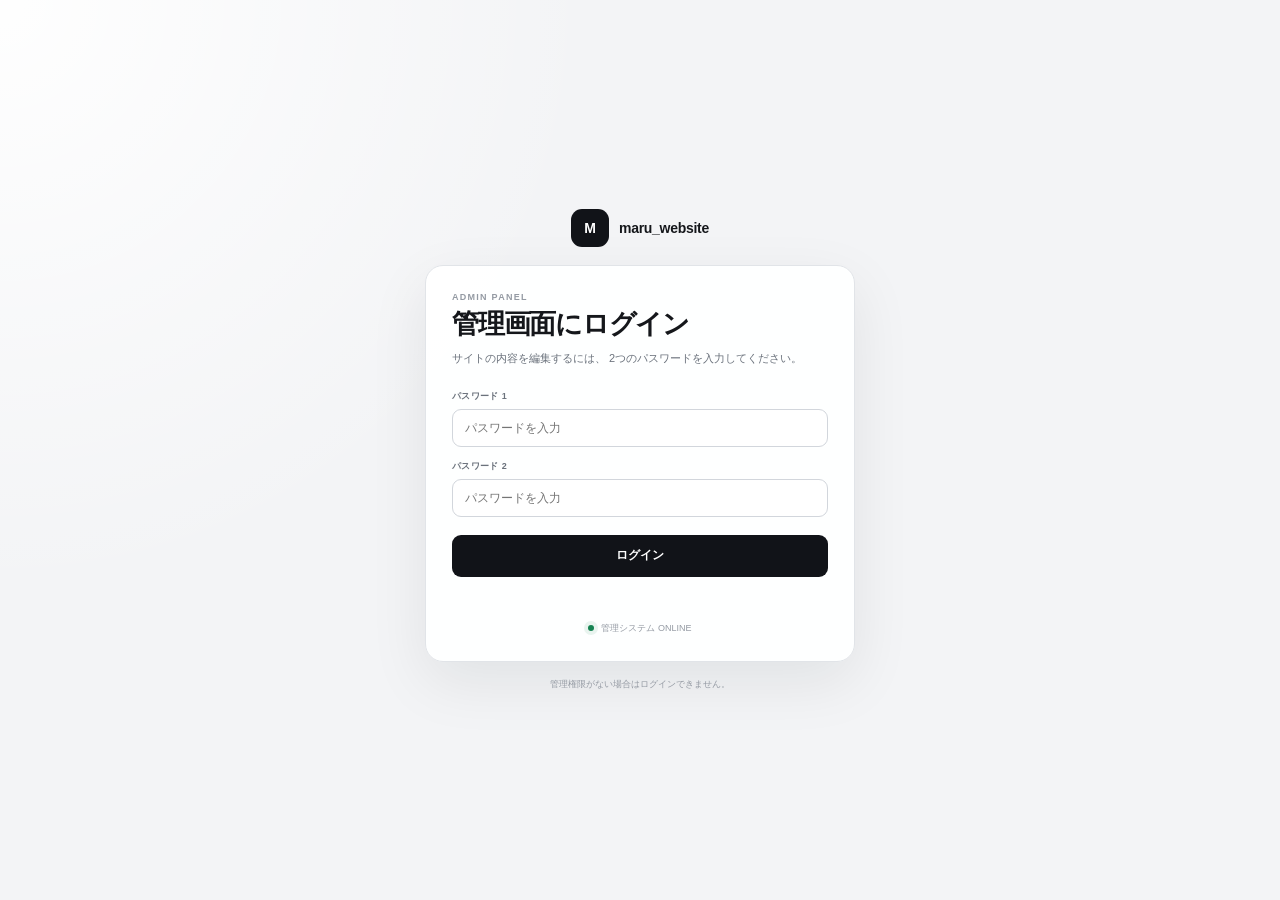
<file: admin/index.html>
<!DOCTYPE html>
<html lang="ja">
<head>
  <meta charset="UTF-8">

  <meta
    name="viewport"
    content="width=device-width, initial-scale=1.0"
  >

  <title>管理画面ログイン - maru_website</title>

  <style>
    :root {
      --bg: #f3f4f6;
      --surface: #ffffff;
      --text: #15171b;
      --text-soft: #6b727c;
      --text-muted: #949aa3;
      --border: #e1e4e8;
      --border-dark: #d2d6dc;
      --accent: #111318;
      --danger: #c84f4f;
      --success: #168352;
    }

    * {
      box-sizing: border-box;
    }

    html,
    body {
      margin: 0;
      min-height: 100%;
    }

    body {
      min-height: 100vh;

      display: flex;
      align-items: center;
      justify-content: center;

      padding: 20px;

      font-family:
        Inter,
        ui-sans-serif,
        -apple-system,
        BlinkMacSystemFont,
        "Segoe UI",
        "Hiragino Kaku Gothic ProN",
        "Hiragino Sans",
        Meiryo,
        sans-serif;

      background:
        radial-gradient(
          circle at top left,
          rgba(255, 255, 255, 0.95),
          transparent 38%
        ),
        var(--bg);

      color: var(--text);

      -webkit-font-smoothing: antialiased;
    }

    button,
    input {
      font: inherit;
    }

    button {
      cursor: pointer;
    }

    .login-shell {
      width: 100%;
      max-width: 430px;
    }

    .brand {
      display: flex;
      align-items: center;
      justify-content: center;
      gap: 10px;

      margin-bottom: 18px;
    }

    .brand-mark {
      width: 38px;
      height: 38px;

      display: grid;
      place-items: center;

      border-radius: 11px;

      background: var(--accent);
      color: white;

      font-size: 14px;
      font-weight: 900;
    }

    .brand-name {
      font-size: 14px;
      font-weight: 800;
      letter-spacing: -0.02em;
    }

    .login-card {
      padding: 26px;

      border: 1px solid var(--border);
      border-radius: 18px;

      background: rgba(255, 255, 255, 0.96);

      box-shadow:
        0 20px 60px rgba(15, 20, 30, 0.08);
    }

    .kicker {
      margin-bottom: 7px;

      color: var(--text-muted);

      font-size: 9px;
      font-weight: 900;
      letter-spacing: 0.14em;
    }

    h1 {
      margin: 0;

      font-size: 27px;
      line-height: 1.15;

      letter-spacing: -0.045em;
    }

    .description {
      margin: 9px 0 22px;

      color: var(--text-soft);

      font-size: 11px;
      line-height: 1.75;
    }

    .field {
      margin-bottom: 13px;
    }

    .field label {
      display: block;

      margin-bottom: 6px;

      color: var(--text-soft);

      font-size: 9px;
      font-weight: 900;
      letter-spacing: 0.04em;
    }

    .field input {
      width: 100%;

      padding: 11px 12px;

      border: 1px solid var(--border-dark);
      border-radius: 9px;

      outline: none;

      background: white;
      color: var(--text);

      font-size: 12px;

      transition:
        border-color 0.18s ease,
        box-shadow 0.18s ease;
    }

    .field input:focus {
      border-color: #969da7;

      box-shadow:
        0 0 0 3px rgba(17, 19, 24, 0.05);
    }

    .login-button {
      width: 100%;

      min-height: 42px;

      margin-top: 5px;

      border: 0;
      border-radius: 9px;

      background: var(--accent);
      color: white;

      font-size: 12px;
      font-weight: 800;

      transition:
        transform 0.18s ease,
        background 0.18s ease,
        opacity 0.18s ease;
    }

    .login-button:hover {
      background: #25282e;
      transform: translateY(-1px);
    }

    .login-button:disabled {
      cursor: not-allowed;
      opacity: 0.65;
      transform: none;
    }

    .message {
      min-height: 18px;

      margin-top: 12px;

      font-size: 10px;
      line-height: 1.5;
      text-align: center;
    }

    .message.error {
      color: var(--danger);
    }

    .message.success {
      color: var(--success);
    }

    .login-footer {
      margin-top: 15px;

      color: var(--text-muted);

      font-size: 9px;
      line-height: 1.6;

      text-align: center;
    }

    .status-line {
      display: flex;
      align-items: center;
      justify-content: center;
      gap: 7px;

      margin-top: 15px;

      color: var(--text-muted);

      font-size: 9px;
    }

    .status-dot {
      width: 6px;
      height: 6px;

      border-radius: 50%;

      background: var(--success);

      box-shadow:
        0 0 0 4px rgba(22, 131, 82, 0.09);
    }

    @media (max-width: 480px) {
      .login-card {
        padding: 21px;
      }

      h1 {
        font-size: 24px;
      }
    }
  </style>
</head>

<body>

  <main class="login-shell">

    <div class="brand">
      <div class="brand-mark">M</div>

      <div class="brand-name">
        maru_website
      </div>
    </div>


    <section class="login-card">

      <div class="kicker">
        ADMIN PANEL
      </div>

      <h1>
        管理画面にログイン
      </h1>

      <p class="description">
        サイトの内容を編集するには、
        2つのパスワードを入力してください。
      </p>


      <form id="loginForm">

        <div class="field">

          <label for="password1">
            パスワード 1
          </label>

          <input
            id="password1"
            name="password1"
            type="password"
            autocomplete="current-password"
            placeholder="パスワードを入力"
            required
          >

        </div>


        <div class="field">

          <label for="password2">
            パスワード 2
          </label>

          <input
            id="password2"
            name="password2"
            type="password"
            autocomplete="current-password"
            placeholder="パスワードを入力"
            required
          >

        </div>


        <button
          id="loginButton"
          type="submit"
          class="login-button"
        >
          ログイン
        </button>

      </form>


      <div
        id="loginMessage"
        class="message"
        aria-live="polite"
      ></div>


      <div class="status-line">
        <span class="status-dot"></span>
        管理システム ONLINE
      </div>

    </section>


    <div class="login-footer">
      管理権限がない場合はログインできません。
    </div>

  </main>


  <script src="./login.js"></script>

</body>
</html>
</file>
<file: editor/editor.css>
:root {
  --bg: #f3f5f7;
  --surface: #ffffff;
  --surface-soft: #f8f9fa;

  --text: #111318;
  --text-soft: #626975;
  --text-muted: #9399a2;

  --border: #e0e4e8;
  --border-dark: #cfd5db;

  --accent: #111318;
  --danger: #c84646;

  --shadow:
    0 12px 36px
    rgba(15,20,30,.08);

  --shadow-lg:
    0 24px 80px
    rgba(15,20,30,.12);
}


/* =========================
   RESET
========================= */

* {
  box-sizing: border-box;
}

html,
body {
  width: 100%;
  height: 100%;
}

body {
  margin: 0;

  overflow: hidden;

  background:
    var(--bg);

  color:
    var(--text);

  font-family:
    Inter,
    ui-sans-serif,
    system-ui,
    -apple-system,
    BlinkMacSystemFont,
    "Segoe UI",
    "Hiragino Kaku Gothic ProN",
    "Hiragino Sans",
    Meiryo,
    sans-serif;

  -webkit-font-smoothing:
    antialiased;
}


/* =========================
   HEADER
========================= */

.editor-header {
  height: 72px;

  display:
    grid;

  grid-template-columns:
    1fr auto 1fr;

  align-items:
    center;

  padding:
    0 18px;

  background:
    rgba(255,255,255,.95);

  border-bottom:
    1px solid
    var(--border);

  position:
    relative;

  z-index:
    100;

  backdrop-filter:
    blur(16px);
}


.editor-header-left,
.editor-header-right {
  display:
    flex;

  align-items:
    center;

  gap:
    8px;
}


.editor-header-right {
  justify-content:
    flex-end;
}


.editor-title {
  display:
    flex;

  flex-direction:
    column;
}


.editor-title strong {
  font-size:
    13px;

  line-height:
    1.2;

  letter-spacing:
    -.02em;
}


.editor-title span {
  margin-top:
    3px;

  color:
    var(--text-muted);

  font-size:
    9px;
}


.editor-header-center {
  display:
    flex;

  justify-content:
    center;
}


.save-status {
  padding:
    7px 10px;

  border:
    1px solid
    var(--border);

  border-radius:
    999px;

  color:
    var(--text-soft);

  background:
    var(--surface-soft);

  font-size:
    9px;

  font-weight:
    800;

  transition:
    .18s ease;
}


.save-status.dirty {
  color:
    #88660f;

  background:
    #fff8df;

  border-color:
    #f0dfab;
}


.save-status.saving {
  color:
    #456a9c;

  background:
    #eef5ff;

  border-color:
    #d4e3fb;
}


.save-status.saved {
  color:
    #26754e;

  background:
    #edf8f1;

  border-color:
    #cfead9;
}


/* =========================
   BUTTONS
========================= */

.icon-button,
.toolbar-button,
.save-button,
.close-button {
  border:
    1px solid
    var(--border);

  background:
    white;

  color:
    var(--text);

  cursor:
    pointer;

  transition:
    transform .16s ease,
    background .16s ease,
    border-color .16s ease,
    box-shadow .16s ease;
}


.icon-button:hover,
.toolbar-button:hover {
  transform:
    translateY(-1px);

  background:
    var(--surface-soft);

  border-color:
    var(--border-dark);
}


.icon-button {
  width:
    38px;

  height:
    38px;

  display:
    grid;

  place-items:
    center;

  border-radius:
    10px;

  font-size:
    17px;
}


.toolbar-button {
  min-height:
    36px;

  padding:
    0 11px;

  border-radius:
    9px;

  font-size:
    10px;

  font-weight:
    800;
}


.toolbar-button:disabled {
  opacity:
    .35;

  cursor:
    default;

  transform:
    none;
}


.save-button {
  min-height:
    38px;

  padding:
    0 16px;

  border-color:
    #111318;

  border-radius:
    9px;

  background:
    #111318;

  color:
    white;

  font-size:
    10px;

  font-weight:
    900;
}


.save-button:hover {
  background:
    #282b31;

  box-shadow:
    0 7px 20px
    rgba(17,19,24,.13);

  transform:
    translateY(-1px);
}


.close-button {
  width:
    32px;

  height:
    32px;

  display:
    grid;

  place-items:
    center;

  border-radius:
    8px;

  color:
    var(--text-muted);

  font-size:
    18px;
}


/* =========================
   APP
========================= */

.editor-app {
  height:
    calc(100vh - 72px);

  display:
    grid;

  grid-template-columns:
    minmax(0, 1fr)
    330px;
}


/* =========================
   PAGE AREA
========================= */

.page-area {
  min-width:
    0;

  overflow:
    auto;

  padding:
    28px;

  background:
    #eef1f4;
}


.website-frame {
  width:
    min(
      100%,
      1180px
    );

  min-height:
    900px;

  margin:
    0 auto;

  overflow:
    hidden;

  border:
    1px solid
    #d9dee3;

  border-radius:
    18px;

  background:
    white;

  box-shadow:
    var(--shadow-lg);
}


/*
  Editor用iframe風のスクロール領域。
*/

.website-page {
  min-height:
    100%;
}


/* =========================
   PROPERTY PANEL
========================= */

.property-panel {
  min-width:
    0;

  overflow:
    auto;

  background:
    white;

  border-left:
    1px solid
    var(--border);
}


.property-empty {
  min-height:
    100%;

  display:
    flex;

  flex-direction:
    column;

  justify-content:
    center;

  align-items:
    center;

  padding:
    30px;

  text-align:
    center;
}


.property-empty.hidden {
  display:
    none;
}


.property-empty-icon {
  width:
    56px;

  height:
    56px;

  display:
    grid;

  place-items:
    center;

  border-radius:
    15px;

  background:
    #f1f3f5;

  color:
    #8a919b;

  font-size:
    20px;

  margin-bottom:
    15px;
}


.property-empty h2 {
  margin:
    0;

  font-size:
    14px;

  letter-spacing:
    -.025em;
}


.property-empty p {
  max-width:
    250px;

  margin:
    8px 0 0;

  color:
    var(--text-soft);

  font-size:
    10px;

  line-height:
    1.7;
}


.property-content {
  min-height:
    100%;
}


.property-content.hidden {
  display:
    none;
}


.property-header {
  display:
    flex;

  align-items:
    flex-start;

  justify-content:
    space-between;

  gap:
    15px;

  padding:
    21px;

  border-bottom:
    1px solid
    var(--border);
}


.property-kicker {
  color:
    var(--text-muted);

  font-size:
    8px;

  font-weight:
    900;

  letter-spacing:
    .13em;
}


.property-header h2 {
  margin:
    5px 0 0;

  font-size:
    19px;

  line-height:
    1.15;

  letter-spacing:
    -.04em;
}


/* =========================
   CONTROLS
========================= */

.property-section {
  padding:
    21px;

  border-bottom:
    1px solid
    var(--border);
}


.property-section.hidden {
  display:
    none;
}


.control-label {
  display:
    block;

  margin:
    0 0 7px;

  color:
    var(--text-soft);

  font-size:
    9px;

  font-weight:
    900;
}


.control-label:not(:first-child) {
  margin-top:
    17px;
}


.text-control,
.input-control,
.color-control input[type="text"] {
  width:
    100%;

  padding:
    11px;

  border:
    1px solid
    var(--border-dark);

  border-radius:
    9px;

  outline:
    none;

  background:
    white;

  color:
    var(--text);

  font-size:
    11px;

  transition:
    border-color .16s ease,
    box-shadow .16s ease;
}


.text-control {
  min-height:
    95px;

  resize:
    vertical;

  line-height:
    1.6;
}


.text-control:focus,
.input-control:focus,
.color-control input[type="text"]:focus {
  border-color:
    #9299a2;

  box-shadow:
    0 0 0 3px
    rgba(17,19,24,.05);
}


/* =========================
   COLOR
========================= */

.color-control {
  display:
    grid;

  grid-template-columns:
    50px
    minmax(0,1fr);

  gap:
    8px;

  align-items:
    center;
}


.color-control input[type="color"] {
  width:
    50px;

  height:
    40px;

  padding:
    3px;

  border:
    1px solid
    var(--border-dark);

  border-radius:
    9px;

  background:
    white;

  cursor:
    pointer;
}


.color-control input[type="text"] {
  height:
    40px;
}


/* =========================
   RANGE
========================= */

.range-row {
  display:
    grid;

  grid-template-columns:
    minmax(0,1fr)
    48px;

  align-items:
    center;

  gap:
    9px;
}


.range-row input[type="range"] {
  width:
    100%;

  accent-color:
    #111318;

  cursor:
    pointer;
}


.range-row output {
  padding:
    7px 5px;

  border:
    1px solid
    var(--border);

  border-radius:
    7px;

  color:
    var(--text-soft);

  background:
    var(--surface-soft);

  font-size:
    9px;

  font-weight:
    800;

  text-align:
    center;
}


/* =========================
   SEGMENT
========================= */

.segmented-control {
  display:
    grid;

  grid-template-columns:
    repeat(3,1fr);

  gap:
    5px;
}


.segmented-control button {
  min-height:
    34px;

  padding:
    0 7px;

  border:
    1px solid
    var(--border);

  border-radius:
    8px;

  background:
    white;

  color:
    var(--text-soft);

  font-size:
    9px;

  font-weight:
    800;

  cursor:
    pointer;
}


.segmented-control button:hover {
  background:
    var(--surface-soft);
}


.segmented-control button.active {
  background:
    #111318;

  border-color:
    #111318;

  color:
    white;
}


/* =========================
   ACTIONS
========================= */

.property-actions {
  padding:
    20px 21px;
}


.danger-button {
  width:
    100%;

  min-height:
    38px;

  border:
    1px solid
    #f0d0d0;

  border-radius:
    9px;

  background:
    #fff7f7;

  color:
    var(--danger);

  font-size:
    10px;

  font-weight:
    900;

  cursor:
    pointer;
}


.danger-button:hover {
  background:
    #fff0f0;
}


/* =========================
   SELECTED ELEMENT
========================= */

.editor-selected {
  outline:
    2px solid
    #111318 !important;

  outline-offset:
    4px !important;

  box-shadow:
    0 0 0 5px
    rgba(17,19,24,.08) !important;

  position:
    relative;
}


.editor-hover {
  outline:
    1px dashed
    #8a919a !important;

  outline-offset:
    3px !important;

  cursor:
    pointer !important;
}


/* =========================
   FLOATING TOOLBAR
========================= */

.floating-toolbar {
  position:
    fixed;

  z-index:
    400;

  display:
    flex;

  gap:
    4px;

  padding:
    5px;

  border:
    1px solid
    var(--border);

  border-radius:
    10px;

  background:
    rgba(255,255,255,.97);

  box-shadow:
    var(--shadow);

  backdrop-filter:
    blur(12px);
}


.floating-toolbar.hidden {
  display:
    none;
}


.floating-toolbar button {
  min-height:
    31px;

  padding:
    0 9px;

  border:
    0;

  border-radius:
    7px;

  background:
    transparent;

  color:
    var(--text-soft);

  font-size:
    9px;

  font-weight:
    800;

  cursor:
    pointer;
}


.floating-toolbar button:hover {
  background:
    var(--surface-soft);

  color:
    var(--text);
}


/* =========================
   MODAL
========================= */

.modal {
  position:
    fixed;

  inset:
    0;

  z-index:
    1000;

  display:
    grid;

  place-items:
    center;
}


.modal.hidden {
  display:
    none;
}


.modal-backdrop {
  position:
    absolute;

  inset:
    0;

  background:
    rgba(15,17,21,.38);

  backdrop-filter:
    blur(5px);
}


.modal-card {
  position:
    relative;

  width:
    min(
      430px,
      calc(100% - 30px)
    );

  padding:
    24px;

  border:
    1px solid
    var(--border);

  border-radius:
    16px;

  background:
    white;

  box-shadow:
    var(--shadow-lg);
}


.modal-header h2 {
  margin:
    6px 0 0;

  font-size:
    21px;

  letter-spacing:
    -.04em;
}


.modal-text {
  margin:
    15px 0 0;

  color:
    var(--text-soft);

  font-size:
    11px;

  line-height:
    1.75;
}


.modal-actions {
  display:
    flex;

  justify-content:
    flex-end;

  gap:
    8px;

  margin-top:
    24px;
}


/* =========================
   MOBILE
========================= */

@media (
  max-width: 900px
) {

  .editor-app {
    grid-template-columns:
      1fr;
  }

  .property-panel {
    display:
      none;
  }

}


@media (
  max-width: 600px
) {

  .editor-header {
    grid-template-columns:
      auto 1fr auto;

    padding:
      0 9px;
  }

  .editor-title span,
  #previewButton {
    display:
      none;
  }

  .editor-header-center {
    justify-content:
      flex-start;

    padding-left:
      8px;
  }

  .page-area {
    padding:
      10px;
  }

  .website-frame {
    border-radius:
      12px;
  }

}
</file>
<file: admin/admin.css>
:root {
  --bg: #f3f4f6;
  --surface: #ffffff;
  --surface-soft: #f8f9fa;

  --text: #15171b;
  --text-soft: #666d78;
  --text-muted: #9298a2;

  --border: #e2e5e9;
  --border-dark: #d3d7dd;

  --accent: #111318;

  --success: #168352;
  --danger: #c84f4f;

  --sidebar-width: 238px;
  --preview-width: 420px;

  --radius: 14px;

  --shadow:
    0 12px 40px rgba(15, 20, 30, 0.07);

  --shadow-lg:
    0 24px 80px rgba(15, 20, 30, 0.12);
}


* {
  box-sizing: border-box;
}


html,
body {
  margin: 0;
  min-height: 100%;

  font-family:
    Inter,
    ui-sans-serif,
    -apple-system,
    BlinkMacSystemFont,
    "Segoe UI",
    "Hiragino Kaku Gothic ProN",
    "Hiragino Sans",
    Meiryo,
    sans-serif;

  background: var(--bg);
  color: var(--text);

  -webkit-font-smoothing: antialiased;
}


button,
input,
textarea,
select {
  font: inherit;
}


button {
  cursor: pointer;
}


/* =========================
   APP
========================= */

.app {
  min-height: 100vh;

  display: grid;

  grid-template-columns:
    var(--sidebar-width)
    minmax(0, 1fr)
    var(--preview-width);
}


/* =========================
   SIDEBAR
========================= */

.sidebar {
  display: flex;

  flex-direction: column;

  padding: 17px 11px;

  background: #111318;

  color: white;
}


.sidebar-brand {
  display: flex;

  align-items: center;

  gap: 10px;

  padding:
    7px 8px 21px;
}


.brand-mark {
  width: 35px;
  height: 35px;

  display: grid;

  place-items: center;

  border-radius: 10px;

  background: white;

  color: #111318;

  font-size: 14px;

  font-weight: 900;
}


.brand-text strong {
  display: block;

  font-size: 13px;
}


.brand-text span {
  display: block;

  margin-top: 2px;

  color: #878d97;

  font-size: 9px;

  font-weight: 800;

  letter-spacing: 0.08em;
}


.sidebar-nav {
  display: flex;

  flex-direction: column;

  gap: 3px;
}


.nav-item {
  width: 100%;

  display: grid;

  grid-template-columns:
    23px 1fr auto;

  align-items: center;

  gap: 8px;

  padding: 9px 10px;

  border: 0;

  border-radius: 9px;

  background: transparent;

  color: #a8afb9;

  text-align: left;
}


.nav-item:hover {
  background:
    rgba(255,255,255,0.055);

  color: white;
}


.nav-item.active {
  background:
    rgba(255,255,255,0.11);

  color: white;
}


.nav-item > span {
  color: #7e858f;

  text-align: center;

  font-size: 13px;
}


.nav-item.active > span {
  color: white;
}


.nav-item b {
  font-size: 11px;

  font-weight: 700;
}


.nav-item small {
  color: #606771;

  font-size: 7px;

  font-weight: 800;

  letter-spacing: 0.07em;
}


.nav-item.active small {
  color: #8d949e;
}


.sidebar-bottom {
  display: flex;

  flex-direction: column;

  gap: 6px;

  margin-top: auto;
}


.sidebar-small-button {
  width: 100%;

  padding: 9px 10px;

  border:
    1px solid
    rgba(255,255,255,0.08);

  border-radius: 8px;

  background:
    rgba(255,255,255,0.04);

  color: #adb3bc;

  font-size: 10px;

  text-align: left;
}


.sidebar-small-button:hover {
  background:
    rgba(255,255,255,0.08);

  color: white;
}


.sidebar-small-button.danger:hover {
  color: #ff9b9b;
}


/* =========================
   TOPBAR
========================= */

.main {
  min-width: 0;

  overflow: auto;
}


.topbar {
  height: 76px;

  display: flex;

  align-items: center;

  justify-content: space-between;

  gap: 20px;

  padding: 0 28px;

  border-bottom:
    1px solid var(--border);

  background:
    rgba(255,255,255,0.92);

  backdrop-filter:
    blur(16px);

  position: sticky;

  top: 0;

  z-index: 30;
}


.topbar-kicker {
  color:
    var(--text-muted);

  font-size: 8px;

  font-weight: 900;

  letter-spacing: 0.14em;
}


.topbar h1 {
  margin:
    2px 0 0;

  font-size: 21px;

  letter-spacing: -0.04em;
}


.topbar-actions {
  display: flex;

  align-items: center;

  gap: 9px;
}


.save-state {
  padding:
    6px 9px;

  border-radius: 7px;

  background:
    var(--surface-soft);

  color:
    var(--text-muted);

  font-size: 9px;

  font-weight: 800;
}


.save-state.saved {
  background: #edf8f2;

  color: var(--success);
}


.save-state.dirty {
  background: #fff5db;

  color: #987010;
}


.save-state.saving {
  background: #edf3ff;

  color: #476fac;
}


/* =========================
   BUTTON
========================= */

.button {
  min-height: 37px;

  padding:
    0 14px;

  border:
    1px solid var(--border-dark);

  border-radius: 8px;

  background: white;

  color: var(--text);

  font-size: 11px;

  font-weight: 700;

  transition:
    background .16s ease,
    transform .16s ease,
    box-shadow .16s ease;
}


.button:hover {
  background: #f5f6f7;

  transform:
    translateY(-1px);
}


.button:active {
  transform:
    translateY(0);
}


.button.primary {
  border-color: #111318;

  background: #111318;

  color: white;
}


.button.primary:hover {
  background: #24272d;
}


.button.small {
  min-height: 31px;

  padding:
    0 10px;

  font-size: 10px;
}


/* =========================
   CONTENT
========================= */

.page-content {
  max-width: 1000px;

  margin:
    0 auto;

  padding:
    27px;
}


.page-heading {
  margin-bottom: 21px;
}


.page-heading h2 {
  margin: 0;

  font-size: 24px;

  letter-spacing: -0.04em;
}


.page-heading p {
  max-width: 690px;

  margin:
    6px 0 0;

  color:
    var(--text-soft);

  font-size: 11px;

  line-height: 1.75;
}


.card {
  margin-bottom: 13px;

  padding: 18px;

  border:
    1px solid var(--border);

  border-radius: var(--radius);

  background: var(--surface);

  box-shadow:
    0 4px 16px
    rgba(15,20,30,.025);
}


.card-header {
  display: flex;

  align-items: center;

  justify-content: space-between;

  gap: 15px;

  margin-bottom: 14px;
}


.card-header strong {
  font-size: 12px;
}


.card-header span {
  color: var(--text-muted);

  font-size: 9px;
}


/* =========================
   DASHBOARD
========================= */

.dashboard-grid {
  display: grid;

  grid-template-columns:
    repeat(4, 1fr);

  gap: 10px;

  margin-bottom: 17px;
}


.dashboard-card {
  min-height: 120px;

  padding: 16px;

  border:
    1px solid var(--border);

  border-radius: 13px;

  background: white;

  transition:
    transform .18s ease,
    box-shadow .18s ease;
}


.dashboard-card:hover {
  transform:
    translateY(-2px);

  box-shadow:
    0 10px 24px
    rgba(15,20,30,.05);
}


.dashboard-card span {
  display: block;

  color: var(--text-muted);

  font-size: 8px;

  font-weight: 900;

  letter-spacing: 0.09em;

  text-transform: uppercase;
}


.dashboard-card strong {
  display: block;

  margin-top: 14px;

  font-size: 25px;

  letter-spacing: -0.045em;
}


.dashboard-card p {
  margin:
    6px 0 0;

  color: var(--text-soft);

  font-size: 10px;
}


/* =========================
   FORMS
========================= */

.form-grid {
  display: grid;

  grid-template-columns:
    repeat(2, 1fr);

  gap: 13px;
}


.field {
  display: flex;

  flex-direction: column;

  gap: 6px;
}


.field.full {
  grid-column:
    1 / -1;
}


.field label {
  color:
    var(--text-soft);

  font-size: 9px;

  font-weight: 900;

  letter-spacing:
    0.04em;
}


.field input,
.field textarea,
.field select {
  width: 100%;

  padding:
    10px 11px;

  border:
    1px solid var(--border-dark);

  border-radius:
    8px;

  outline:
    none;

  background:
    white;

  color:
    var(--text);

  font-size:
    11px;

  transition:
    border-color .16s ease,
    box-shadow .16s ease;
}


.field textarea {
  min-height: 90px;

  resize: vertical;
}


.field input:focus,
.field textarea:focus,
.field select:focus {
  border-color:
    #9aa1ab;

  box-shadow:
    0 0 0 3px
    rgba(17,19,24,0.05);
}


.checkbox-row {
  display: flex;

  align-items: center;

  gap: 8px;

  margin-top: 10px;

  color:
    var(--text-soft);

  font-size:
    10px;
}


.checkbox-row input {
  accent-color:
    #111318;
}


/* =========================
   LIST
========================= */

.editor-list {
  display: flex;

  flex-direction: column;

  gap: 8px;
}


.editor-item {
  display: grid;

  grid-template-columns:
    auto 1fr auto;

  align-items: center;

  gap: 11px;

  padding: 11px;

  border:
    1px solid var(--border);

  border-radius: 9px;

  background: white;

  transition:
    border-color .16s ease,
    box-shadow .16s ease;
}


.editor-item:hover {
  border-color:
    var(--border-dark);

  box-shadow:
    0 6px 18px
    rgba(15,20,30,.035);
}


.drag-handle {
  color:
    #9aa1aa;

  cursor:
    grab;

  font-size:
    14px;
}


.item-main strong {
  display:
    block;

  font-size:
    11px;
}


.item-main span {
  display:
    block;

  margin-top:
    3px;

  color:
    var(--text-muted);

  font-size:
    9px;
}


.item-actions {
  display:
    flex;

  align-items:
    center;

  gap:
    5px;
}


.item-actions button {
  padding:
    6px 8px;

  border:
    1px solid var(--border);

  border-radius:
    7px;

  background:
    white;

  color:
    var(--text-soft);

  font-size:
    9px;

  font-weight:
    700;
}


.item-actions button:hover {
  background:
    var(--surface-soft);
}


/* =========================
   SECTION ROW
========================= */

.section-row {
  display: grid;

  grid-template-columns:
    28px
    1fr
    auto
    auto;

  align-items: center;

  gap: 9px;

  padding: 12px;

  border:
    1px solid var(--border);

  border-radius: 9px;

  background: white;

  transition:
    border-color .16s ease,
    box-shadow .16s ease;
}


.section-row:hover {
  border-color:
    var(--border-dark);

  box-shadow:
    0 6px 18px
    rgba(15,20,30,.035);
}


.section-order {
  color:
    var(--text-muted);

  font-size:
    10px;

  font-weight:
    900;
}


.section-row strong {
  display:
    block;

  font-size:
    11px;
}


.section-row small {
  color:
    var(--text-muted);

  font-size:
    9px;
}


.toggle {
  position: relative;

  width: 34px;
  height: 20px;

  border: 0;

  border-radius: 99px;

  background:
    #d5d9de;
}


.toggle::after {
  content: "";

  position: absolute;

  top: 3px;
  left: 3px;

  width: 14px;
  height: 14px;

  border-radius: 50%;

  background:
    white;

  transition:
    .18s ease;
}


.toggle.on {
  background:
    #111318;
}


.toggle.on::after {
  transform:
    translateX(14px);
}


/* =========================
   PREVIEW
========================= */

.preview {
  min-width: 0;

  border-left:
    1px solid var(--border);

  background:
    linear-gradient(
      180deg,
      #edf0f3,
      #e8ebee
    );

  overflow: hidden;
}


.preview-header {
  height: 76px;

  display: flex;

  align-items: center;

  justify-content:
    space-between;

  padding:
    0 17px;

  border-bottom:
    1px solid var(--border);

  background:
    rgba(255,255,255,.94);

  backdrop-filter:
    blur(12px);
}


.preview-header strong {
  display:
    block;

  font-size:
    11px;
}


.preview-header span {
  display:
    block;

  margin-top:
    2px;

  color:
    var(--text-muted);

  font-size:
    7px;

  font-weight:
    900;

  letter-spacing:
    0.08em;
}


/* =========================
   PREVIEW WINDOW
========================= */

.preview-window {
  margin:
    18px;

  overflow:
    hidden;

  border:
    1px solid
    #d3d8de;

  border-radius:
    16px;

  background:
    white;

  box-shadow:
    var(--shadow-lg);
}


/* browser chrome */

.preview-browser {
  height:
    34px;

  display:
    flex;

  align-items:
    center;

  gap:
    5px;

  padding:
    0 10px;

  border-bottom:
    1px solid
    var(--border);

  background:
    #f9fafb;
}


.preview-browser > span {
  width:
    7px;

  height:
    7px;

  flex: 0 0 auto;

  border-radius:
    50%;

  background:
    #d1d5db;
}


.preview-url {
  flex:
    1;

  margin-left:
    7px;

  padding:
    4px 8px;

  overflow:
    hidden;

  border-radius:
    6px;

  background:
    #eceff2;

  color:
    #8b9199;

  font-size:
    7px;

  white-space:
    nowrap;

  text-overflow:
    ellipsis;
}


/* actual preview */

.preview-content {
  min-height:
    760px;

  max-height:
    calc(100vh - 128px);

  overflow:
    auto;

  background:
    #f4f6f8;

  scrollbar-width:
    thin;

  scrollbar-color:
    #cbd0d6
    transparent;
}


.preview-content::-webkit-scrollbar {
  width:
    7px;
}


.preview-content::-webkit-scrollbar-track {
  background:
    transparent;
}


.preview-content::-webkit-scrollbar-thumb {
  border-radius:
    99px;

  background:
    #cbd0d6;
}


/* =========================
   PREVIEW HERO
========================= */

.preview-hero {
  position:
    relative;

  overflow:
    hidden;

  padding:
    42px 25px 29px;

  border-bottom:
    1px solid #e4e7ea;

  background:
    linear-gradient(
      145deg,
      #ffffff,
      #f5f6f8
    );
}


.preview-hero::before {
  content:
    "";

  position:
    absolute;

  width:
    220px;

  height:
    220px;

  right:
    -85px;

  top:
    -95px;

  border-radius:
    50%;

  background:
    radial-gradient(
      circle,
      rgba(17,19,24,.075),
      transparent 70%
    );
}


.preview-hero::after {
  content:
    "";

  position:
    absolute;

  width:
    160px;

  height:
    160px;

  left:
    -80px;

  bottom:
    -90px;

  border-radius:
    50%;

  background:
    radial-gradient(
      circle,
      rgba(17,19,24,.045),
      transparent 70%
    );
}


.preview-kicker {
  position:
    relative;

  z-index:
    2;

  color:
    #8c929b;

  font-size:
    6px;

  font-weight:
    900;

  letter-spacing:
    0.12em;
}


.preview-hero h1 {
  position:
    relative;

  z-index:
    2;

  margin:
    9px 0;

  font-size:
    28px;

  line-height:
    1.04;

  letter-spacing:
    -0.055em;
}


.preview-hero p {
  position:
    relative;

  z-index:
    2;

  max-width:
    310px;

  margin:
    0;

  color:
    #707781;

  font-size:
    8px;

  line-height:
    1.75;
}


/* =========================
   PREVIEW BLOCK
========================= */

.preview-block {
  margin:
    10px;

  padding:
    14px;

  border:
    1px solid
    #dfe3e7;

  border-radius:
    11px;

  background:
    rgba(255,255,255,.96);

  box-shadow:
    0 5px 18px
    rgba(15,20,30,.035);
}


.preview-block h3 {
  margin:
    0 0 10px;

  font-size:
    10px;

  letter-spacing:
    -.015em;
}


/* =========================
   PREVIEW STATS
========================= */

.preview-stat-grid {
  display:
    grid;

  grid-template-columns:
    repeat(
      2,
      minmax(
        0,
        1fr
      )
    );

  gap:
    7px;
}


.preview-stat {
  padding:
    10px;

  border:
    1px solid
    #e6e9ec;

  border-radius:
    8px;

  background:
    #fafbfc;
}


.preview-stat span {
  display:
    block;

  color:
    #9298a1;

  font-size:
    6px;

  font-weight:
    800;
}


.preview-stat strong {
  display:
    block;

  margin-top:
    4px;

  font-size:
    11px;

  letter-spacing:
    -.02em;
}


/* =========================
   PREVIEW PROJECTS
========================= */

.preview-project {
  margin-bottom:
    7px;

  padding:
    10px;

  border:
    1px solid
    #e5e8eb;

  border-radius:
    8px;

  background:
    white;

  transition:
    transform .16s ease,
    border-color .16s ease,
    box-shadow .16s ease;
}


.preview-project:hover {
  transform:
    translateY(-1px);

  border-color:
    #d4d9de;

  box-shadow:
    0 6px 15px
    rgba(15,20,30,.035);
}


.preview-project:last-child {
  margin-bottom:
    0;
}


.preview-project strong {
  display:
    block;

  font-size:
    9px;
}


.preview-project p {
  margin:
    3px 0 0;

  color:
    #7b818a;

  font-size:
    7px;

  line-height:
    1.55;
}


/* =========================
   PREVIEW UPDATE
========================= */

.preview-update {
  padding:
    10px;

  border:
    1px solid
    #e3e6e9;

  border-radius:
    8px;

  background:
    #f4f6f8;

  transition:
    background .16s ease;
}


.preview-update:hover {
  background:
    #eef1f4;
}


.preview-update strong {
  font-size:
    8px;
}


/* =========================
   PREVIEW EMBED
========================= */

.preview-embed {
  overflow:
    hidden;

  border:
    1px solid
    #dce1e6;

  border-radius:
    9px;

  background:
    white;
}


.preview-embed iframe {
  display:
    block;

  width:
    100%;

  min-height:
    180px;

  border:
    0;

  background:
    white;
}


/* =========================
   MODAL
========================= */

.modal {
  position:
    fixed;

  inset:
    0;

  z-index:
    500;

  display:
    grid;

  place-items:
    center;
}


.modal.hidden {
  display:
    none;
}


.modal-backdrop {
  position:
    absolute;

  inset:
    0;

  background:
    rgba(10,12,16,0.45);

  backdrop-filter:
    blur(6px);
}


.modal-card {
  position:
    relative;

  width:
    min(
      760px,
      calc(100% - 35px)
    );

  max-height:
    calc(100vh - 55px);

  overflow:
    auto;

  padding:
    23px;

  border:
    1px solid var(--border);

  border-radius:
    17px;

  background:
    white;

  box-shadow:
    0 30px 80px
    rgba(0,0,0,0.18);
}


.modal-header {
  display:
    flex;

  align-items:
    flex-start;

  justify-content:
    space-between;

  gap:
    20px;

  margin-bottom:
    20px;
}


.modal-kicker {
  color:
    var(--text-muted);

  font-size:
    8px;

  font-weight:
    900;

  letter-spacing:
    0.1em;
}


.modal-header h2 {
  margin:
    4px 0 0;

  font-size:
    24px;

  letter-spacing:
    -0.04em;
}


/* =========================
   HELP
========================= */

.help-grid {
  display:
    grid;

  grid-template-columns:
    repeat(
      2,
      1fr
    );

  gap:
    9px;
}


.help-item {
  padding:
    13px;

  border:
    1px solid
    var(--border);

  border-radius:
    10px;

  background:
    var(--surface-soft);
}


.help-item strong {
  display:
    block;

  font-size:
    11px;
}


.help-item p {
  margin:
    6px 0 0;

  color:
    var(--text-soft);

  font-size:
    9px;

  line-height:
    1.7;
}


/* =========================
   EMPTY / TOAST
========================= */

.empty {
  padding:
    32px 15px;

  border:
    1px dashed
    var(--border-dark);

  border-radius:
    10px;

  color:
    var(--text-muted);

  text-align:
    center;

  font-size:
    10px;
}


.toast {
  position:
    fixed;

  right:
    18px;

  bottom:
    18px;

  z-index:
    600;

  padding:
    10px 13px;

  border-radius:
    9px;

  background:
    #111318;

  color:
    white;

  font-size:
    10px;

  font-weight:
    700;

  box-shadow:
    var(--shadow);
}


/* =========================
   RESPONSIVE
========================= */

@media (max-width: 1250px) {

  :root {
    --preview-width: 350px;
  }

}


@media (max-width: 1020px) {

  .app {
    grid-template-columns:
      var(--sidebar-width)
      minmax(0, 1fr);
  }

  .preview {
    display:
      none;
  }

}


@media (max-width: 760px) {

  :root {
    --sidebar-width: 64px;
  }


  .sidebar {
    padding:
      10px 7px;
  }


  .sidebar-brand {
    justify-content:
      center;

    padding-bottom:
      15px;
  }


  .brand-text {
    display:
      none;
  }


  .nav-item {
    display:
      flex;

    justify-content:
      center;

    padding:
      11px 5px;
  }


  .nav-item b,
  .nav-item small {
    display:
      none;
  }


  .nav-item > span {
    font-size:
      15px;
  }


  .sidebar-small-button {
    text-align:
      center;

    font-size:
      0;
  }


  .sidebar-small-button:first-letter {
    font-size:
      13px;
  }


  .topbar {
    padding:
      0 15px;
  }


  .topbar-actions
  .save-state {
    display:
      none;
  }


  .page-content {
    padding:
      17px;
  }


  .dashboard-grid,
  .form-grid {
    grid-template-columns:
      1fr;
  }


  .field.full {
    grid-column:
      auto;
  }


  .help-grid {
    grid-template-columns:
      1fr;
  }

}
</file>
<file: admin/pro-cms.css>
.pro-toolbar{display:flex;align-items:center;gap:8px;flex-wrap:wrap;margin:0 0 14px}.pro-muted{color:var(--text-muted);font-size:9px}.pro-status{display:inline-flex;align-items:center;padding:4px 7px;border-radius:999px;font-size:8px;font-weight:900}.pro-status.is-published{background:#edf8f2;color:#168352}.pro-status.is-draft{background:#fff5db;color:#987010}.pro-page-list{display:flex;flex-direction:column;gap:8px}.pro-page-row{display:grid;grid-template-columns:28px 1fr auto;gap:10px;align-items:center;padding:13px;border:1px solid var(--border);border-radius:12px;background:#fff}.pro-page-row:hover,.builder-block:hover,.media-card:hover,.revision-card:hover{border-color:var(--border-dark);box-shadow:0 8px 22px rgba(15,20,30,.045)}.pro-drag,.builder-grip{color:#9aa1aa;font-size:16px;cursor:grab}.pro-page-title{display:flex;align-items:center;gap:8px}.pro-page-title strong{font-size:11px}.pro-page-meta{margin-top:4px;color:var(--text-muted);font-size:9px}.pro-page-actions{display:flex;gap:5px;flex-wrap:wrap;justify-content:flex-end}.dangerText{color:#b34a4a!important}.builder-grid{display:grid;grid-template-columns:minmax(0,1.5fr) minmax(300px,1fr);gap:14px}.sticky-card{position:sticky;top:92px}.builder-sections{display:flex;flex-direction:column;gap:8px}.builder-block{padding:12px;border:1px solid var(--border);border-radius:10px;background:#fff}.builder-block.is-dragging{opacity:.55}.builder-block-top{display:grid;grid-template-columns:24px 1fr auto;gap:9px;align-items:center}.builder-block-top strong{display:block;font-size:11px}.builder-block-top small{display:block;margin-top:3px;color:var(--text-muted);font-size:8px}.builder-add{display:flex;gap:7px;margin-top:10px;padding-top:10px;border-top:1px solid var(--border)}.builder-add select{flex:1;min-width:0;padding:8px;border:1px solid var(--border-dark);border-radius:8px;background:#fff}.builder-actions{display:flex;gap:8px;flex-wrap:wrap;margin-top:16px}.card-inner-divider{height:1px;background:var(--border);margin:18px 0}.settings-subhead{display:block;margin-bottom:10px;font-size:10px}.media-grid{display:grid;grid-template-columns:repeat(auto-fill,minmax(190px,1fr));gap:10px}.media-card{overflow:hidden;border:1px solid var(--border);border-radius:12px;background:#fff}.media-thumb{height:130px;display:grid;place-items:center;background:#f1f3f5;overflow:hidden}.media-thumb img{width:100%;height:100%;object-fit:cover}.media-thumb span{color:var(--text-muted);font-size:9px}.media-info{padding:10px 11px}.media-info strong,.media-info small{display:block}.media-info strong{font-size:10px}.media-info small{margin-top:4px;color:var(--text-muted);font-size:8px;white-space:nowrap;overflow:hidden;text-overflow:ellipsis}.media-actions{display:flex;gap:5px;padding:0 11px 11px}.revision-list{display:flex;flex-direction:column;gap:7px}.revision-row,.revision-card{display:flex;align-items:center;justify-content:space-between;gap:12px;padding:11px;border:1px solid var(--border);border-radius:10px;background:#fff}.revision-row>div{display:flex;gap:8px;align-items:center}.revision-row span,.revision-card small{display:block;color:var(--text-muted);font-size:8px}.revision-card{padding:14px}.revision-version{font-size:14px;font-weight:900;letter-spacing:-.03em;margin-bottom:4px}.pro-checks{display:grid;grid-template-columns:repeat(2,1fr);gap:8px}.pro-checks div{padding:10px;border:1px solid var(--border);border-radius:8px;font-size:9px;color:var(--text-soft)}.pro-checks b{float:right;color:var(--text)}.card-preview-token{margin-top:14px;padding:18px;border:1px solid var(--border);border-radius:12px;background:var(--token-bg,#f5f7fa);color:var(--token-text,#111318)}.token-demo{padding:18px;border-radius:var(--token-radius,16px);background:var(--token-surface,#fff);box-shadow:0 8px 26px rgba(15,20,30,.08)}.token-demo strong,.token-demo span{display:block}.token-demo span{margin-top:4px;color:#777e87;font-size:9px}.token-demo button{margin-top:12px;padding:8px 11px;border:0;border-radius:8px;background:var(--token-accent,#111318);color:#fff;font-size:9px}.pro-empty{padding:24px!important}.pro-dashboard{grid-template-columns:repeat(4,1fr)}

/* Beginner guide */
.beginner-guide-head{display:flex;align-items:flex-start;justify-content:space-between;gap:18px;padding:22px 24px 14px;border-bottom:1px solid var(--border)}
.beginner-guide-head h2{margin:3px 0 0;font-size:22px;letter-spacing:-.04em}
.beginner-guide-head p{margin:6px 0 0;color:var(--text-soft);font-size:10px;line-height:1.7}
.beginner-guide-body{padding:16px 24px 22px}
.guide-tabs{display:flex;gap:6px;overflow:auto;padding-bottom:6px;margin-bottom:12px}
.guide-tab{flex:0 0 auto;border:1px solid var(--border);border-radius:999px;background:#fff;color:var(--text-soft);padding:7px 10px;font-size:9px;font-weight:800}
.guide-tab:hover{background:var(--surface-soft);color:var(--text)}
.guide-tab.is-active{border-color:var(--border-dark);background:#111318;color:#fff}
.guide-hero{padding:16px;border:1px solid var(--border);border-radius:14px;background:linear-gradient(135deg,#fff,#f6f7f9);margin-bottom:12px}
.guide-eyebrow{display:inline-flex;padding:4px 7px;border-radius:999px;background:#111318;color:#fff;font-size:7px;font-weight:900;letter-spacing:.08em}
.guide-hero h3{margin:9px 0 0;font-size:16px;letter-spacing:-.03em}
.guide-hero p{margin:7px 0 0;color:var(--text-soft);font-size:10px;line-height:1.75}
.guide-step-grid{display:grid;grid-template-columns:repeat(3,1fr);gap:8px}
.guide-card{display:grid;grid-template-columns:27px 1fr;gap:9px;padding:12px;border:1px solid var(--border);border-radius:11px;background:#fff}
.guide-step-number{width:27px;height:27px;display:grid;place-items:center;border-radius:8px;background:#f0f2f4;font-size:10px;font-weight:900}
.guide-card strong{display:block;font-size:10px;line-height:1.4}
.guide-card p{margin:4px 0 0;color:var(--text-soft);font-size:9px;line-height:1.65}
.guide-tip{display:flex;align-items:center;justify-content:space-between;gap:12px;margin-top:10px;padding:11px 13px;border-radius:10px;background:#f5f7fa;color:var(--text-soft);font-size:9px}
.guide-tip strong{color:var(--text);font-size:9px}.guide-tip span{font-weight:700}
@media(max-width:1200px){.builder-grid{grid-template-columns:1fr}.sticky-card{position:static}}
@media(max-width:900px){.app{grid-template-columns:210px minmax(0,1fr)}.preview{display:none}.pro-dashboard{grid-template-columns:repeat(2,1fr)}.guide-step-grid{grid-template-columns:1fr}}
@media(max-width:700px){.app{grid-template-columns:1fr}.sidebar{display:none}.page-content{padding:18px}.topbar{padding:0 18px}.pro-page-row{grid-template-columns:22px 1fr}.pro-page-actions{grid-column:2;justify-content:flex-start}.form-grid{grid-template-columns:1fr}.field.full{grid-column:auto}.pro-checks{grid-template-columns:1fr}.beginner-guide-head,.beginner-guide-body{padding-left:16px;padding-right:16px}}
</file>
<file: maru-m4ru-maru-new-maru-website-265a5a6463f61f65351ce6d0756eaeeb03480e3d/admin/admin.css>
:root {
  --bg: #f3f4f6;
  --surface: #ffffff;
  --surface-soft: #f8f9fa;

  --text: #15171b;
  --text-soft: #666d78;
  --text-muted: #9298a2;

  --border: #e2e5e9;
  --border-dark: #d3d7dd;

  --accent: #111318;

  --success: #168352;
  --danger: #c84f4f;

  --sidebar-width: 238px;
  --preview-width: 420px;

  --radius: 14px;

  --shadow:
    0 12px 40px rgba(15, 20, 30, 0.07);

  --shadow-lg:
    0 24px 80px rgba(15, 20, 30, 0.12);
}


* {
  box-sizing: border-box;
}


html,
body {
  margin: 0;
  min-height: 100%;

  font-family:
    Inter,
    ui-sans-serif,
    -apple-system,
    BlinkMacSystemFont,
    "Segoe UI",
    "Hiragino Kaku Gothic ProN",
    "Hiragino Sans",
    Meiryo,
    sans-serif;

  background: var(--bg);
  color: var(--text);

  -webkit-font-smoothing: antialiased;
}


button,
input,
textarea,
select {
  font: inherit;
}


button {
  cursor: pointer;
}


/* =========================
   APP
========================= */

.app {
  min-height: 100vh;

  display: grid;

  grid-template-columns:
    var(--sidebar-width)
    minmax(0, 1fr)
    var(--preview-width);
}


/* =========================
   SIDEBAR
========================= */

.sidebar {
  display: flex;

  flex-direction: column;

  padding: 17px 11px;

  background: #111318;

  color: white;
}


.sidebar-brand {
  display: flex;

  align-items: center;

  gap: 10px;

  padding:
    7px 8px 21px;
}


.brand-mark {
  width: 35px;
  height: 35px;

  display: grid;

  place-items: center;

  border-radius: 10px;

  background: white;

  color: #111318;

  font-size: 14px;

  font-weight: 900;
}


.brand-text strong {
  display: block;

  font-size: 13px;
}


.brand-text span {
  display: block;

  margin-top: 2px;

  color: #878d97;

  font-size: 9px;

  font-weight: 800;

  letter-spacing: 0.08em;
}


.sidebar-nav {
  display: flex;

  flex-direction: column;

  gap: 3px;
}


.nav-item {
  width: 100%;

  display: grid;

  grid-template-columns:
    23px 1fr auto;

  align-items: center;

  gap: 8px;

  padding: 9px 10px;

  border: 0;

  border-radius: 9px;

  background: transparent;

  color: #a8afb9;

  text-align: left;
}


.nav-item:hover {
  background:
    rgba(255,255,255,0.055);

  color: white;
}


.nav-item.active {
  background:
    rgba(255,255,255,0.11);

  color: white;
}


.nav-item > span {
  color: #7e858f;

  text-align: center;

  font-size: 13px;
}


.nav-item.active > span {
  color: white;
}


.nav-item b {
  font-size: 11px;

  font-weight: 700;
}


.nav-item small {
  color: #606771;

  font-size: 7px;

  font-weight: 800;

  letter-spacing: 0.07em;
}


.nav-item.active small {
  color: #8d949e;
}


.sidebar-bottom {
  display: flex;

  flex-direction: column;

  gap: 6px;

  margin-top: auto;
}


.sidebar-small-button {
  width: 100%;

  padding: 9px 10px;

  border:
    1px solid
    rgba(255,255,255,0.08);

  border-radius: 8px;

  background:
    rgba(255,255,255,0.04);

  color: #adb3bc;

  font-size: 10px;

  text-align: left;
}


.sidebar-small-button:hover {
  background:
    rgba(255,255,255,0.08);

  color: white;
}


.sidebar-small-button.danger:hover {
  color: #ff9b9b;
}


/* =========================
   TOPBAR
========================= */

.main {
  min-width: 0;

  overflow: auto;
}


.topbar {
  height: 76px;

  display: flex;

  align-items: center;

  justify-content: space-between;

  gap: 20px;

  padding: 0 28px;

  border-bottom:
    1px solid var(--border);

  background:
    rgba(255,255,255,0.92);

  backdrop-filter:
    blur(16px);

  position: sticky;

  top: 0;

  z-index: 30;
}


.topbar-kicker {
  color:
    var(--text-muted);

  font-size: 8px;

  font-weight: 900;

  letter-spacing: 0.14em;
}


.topbar h1 {
  margin:
    2px 0 0;

  font-size: 21px;

  letter-spacing: -0.04em;
}


.topbar-actions {
  display: flex;

  align-items: center;

  gap: 9px;
}


.save-state {
  padding:
    6px 9px;

  border-radius: 7px;

  background:
    var(--surface-soft);

  color:
    var(--text-muted);

  font-size: 9px;

  font-weight: 800;
}


.save-state.saved {
  background: #edf8f2;

  color: var(--success);
}


.save-state.dirty {
  background: #fff5db;

  color: #987010;
}


.save-state.saving {
  background: #edf3ff;

  color: #476fac;
}


/* =========================
   BUTTON
========================= */

.button {
  min-height: 37px;

  padding:
    0 14px;

  border:
    1px solid var(--border-dark);

  border-radius: 8px;

  background: white;

  color: var(--text);

  font-size: 11px;

  font-weight: 700;

  transition:
    background .16s ease,
    transform .16s ease,
    box-shadow .16s ease;
}


.button:hover {
  background: #f5f6f7;

  transform:
    translateY(-1px);
}


.button:active {
  transform:
    translateY(0);
}


.button.primary {
  border-color: #111318;

  background: #111318;

  color: white;
}


.button.primary:hover {
  background: #24272d;
}


.button.small {
  min-height: 31px;

  padding:
    0 10px;

  font-size: 10px;
}


/* =========================
   CONTENT
========================= */

.page-content {
  max-width: 1000px;

  margin:
    0 auto;

  padding:
    27px;
}


.page-heading {
  margin-bottom: 21px;
}


.page-heading h2 {
  margin: 0;

  font-size: 24px;

  letter-spacing: -0.04em;
}


.page-heading p {
  max-width: 690px;

  margin:
    6px 0 0;

  color:
    var(--text-soft);

  font-size: 11px;

  line-height: 1.75;
}


.card {
  margin-bottom: 13px;

  padding: 18px;

  border:
    1px solid var(--border);

  border-radius: var(--radius);

  background: var(--surface);

  box-shadow:
    0 4px 16px
    rgba(15,20,30,.025);
}


.card-header {
  display: flex;

  align-items: center;

  justify-content: space-between;

  gap: 15px;

  margin-bottom: 14px;
}


.card-header strong {
  font-size: 12px;
}


.card-header span {
  color: var(--text-muted);

  font-size: 9px;
}


/* =========================
   DASHBOARD
========================= */

.dashboard-grid {
  display: grid;

  grid-template-columns:
    repeat(4, 1fr);

  gap: 10px;

  margin-bottom: 17px;
}


.dashboard-card {
  min-height: 120px;

  padding: 16px;

  border:
    1px solid var(--border);

  border-radius: 13px;

  background: white;

  transition:
    transform .18s ease,
    box-shadow .18s ease;
}


.dashboard-card:hover {
  transform:
    translateY(-2px);

  box-shadow:
    0 10px 24px
    rgba(15,20,30,.05);
}


.dashboard-card span {
  display: block;

  color: var(--text-muted);

  font-size: 8px;

  font-weight: 900;

  letter-spacing: 0.09em;

  text-transform: uppercase;
}


.dashboard-card strong {
  display: block;

  margin-top: 14px;

  font-size: 25px;

  letter-spacing: -0.045em;
}


.dashboard-card p {
  margin:
    6px 0 0;

  color: var(--text-soft);

  font-size: 10px;
}


/* =========================
   FORMS
========================= */

.form-grid {
  display: grid;

  grid-template-columns:
    repeat(2, 1fr);

  gap: 13px;
}


.field {
  display: flex;

  flex-direction: column;

  gap: 6px;
}


.field.full {
  grid-column:
    1 / -1;
}


.field label {
  color:
    var(--text-soft);

  font-size: 9px;

  font-weight: 900;

  letter-spacing:
    0.04em;
}


.field input,
.field textarea,
.field select {
  width: 100%;

  padding:
    10px 11px;

  border:
    1px solid var(--border-dark);

  border-radius:
    8px;

  outline:
    none;

  background:
    white;

  color:
    var(--text);

  font-size:
    11px;

  transition:
    border-color .16s ease,
    box-shadow .16s ease;
}


.field textarea {
  min-height: 90px;

  resize: vertical;
}


.field input:focus,
.field textarea:focus,
.field select:focus {
  border-color:
    #9aa1ab;

  box-shadow:
    0 0 0 3px
    rgba(17,19,24,0.05);
}


.checkbox-row {
  display: flex;

  align-items: center;

  gap: 8px;

  margin-top: 10px;

  color:
    var(--text-soft);

  font-size:
    10px;
}


.checkbox-row input {
  accent-color:
    #111318;
}


/* =========================
   LIST
========================= */

.editor-list {
  display: flex;

  flex-direction: column;

  gap: 8px;
}


.editor-item {
  display: grid;

  grid-template-columns:
    auto 1fr auto;

  align-items: center;

  gap: 11px;

  padding: 11px;

  border:
    1px solid var(--border);

  border-radius: 9px;

  background: white;

  transition:
    border-color .16s ease,
    box-shadow .16s ease;
}


.editor-item:hover {
  border-color:
    var(--border-dark);

  box-shadow:
    0 6px 18px
    rgba(15,20,30,.035);
}


.drag-handle {
  color:
    #9aa1aa;

  cursor:
    grab;

  font-size:
    14px;
}


.item-main strong {
  display:
    block;

  font-size:
    11px;
}


.item-main span {
  display:
    block;

  margin-top:
    3px;

  color:
    var(--text-muted);

  font-size:
    9px;
}


.item-actions {
  display:
    flex;

  align-items:
    center;

  gap:
    5px;
}


.item-actions button {
  padding:
    6px 8px;

  border:
    1px solid var(--border);

  border-radius:
    7px;

  background:
    white;

  color:
    var(--text-soft);

  font-size:
    9px;

  font-weight:
    700;
}


.item-actions button:hover {
  background:
    var(--surface-soft);
}


/* =========================
   SECTION ROW
========================= */

.section-row {
  display: grid;

  grid-template-columns:
    28px
    1fr
    auto
    auto;

  align-items: center;

  gap: 9px;

  padding: 12px;

  border:
    1px solid var(--border);

  border-radius: 9px;

  background: white;

  transition:
    border-color .16s ease,
    box-shadow .16s ease;
}


.section-row:hover {
  border-color:
    var(--border-dark);

  box-shadow:
    0 6px 18px
    rgba(15,20,30,.035);
}


.section-order {
  color:
    var(--text-muted);

  font-size:
    10px;

  font-weight:
    900;
}


.section-row strong {
  display:
    block;

  font-size:
    11px;
}


.section-row small {
  color:
    var(--text-muted);

  font-size:
    9px;
}


.toggle {
  position: relative;

  width: 34px;
  height: 20px;

  border: 0;

  border-radius: 99px;

  background:
    #d5d9de;
}


.toggle::after {
  content: "";

  position: absolute;

  top: 3px;
  left: 3px;

  width: 14px;
  height: 14px;

  border-radius: 50%;

  background:
    white;

  transition:
    .18s ease;
}


.toggle.on {
  background:
    #111318;
}


.toggle.on::after {
  transform:
    translateX(14px);
}


/* =========================
   PREVIEW
========================= */

.preview {
  min-width: 0;

  border-left:
    1px solid var(--border);

  background:
    linear-gradient(
      180deg,
      #edf0f3,
      #e8ebee
    );

  overflow: hidden;
}


.preview-header {
  height: 76px;

  display: flex;

  align-items: center;

  justify-content:
    space-between;

  padding:
    0 17px;

  border-bottom:
    1px solid var(--border);

  background:
    rgba(255,255,255,.94);

  backdrop-filter:
    blur(12px);
}


.preview-header strong {
  display:
    block;

  font-size:
    11px;
}


.preview-header span {
  display:
    block;

  margin-top:
    2px;

  color:
    var(--text-muted);

  font-size:
    7px;

  font-weight:
    900;

  letter-spacing:
    0.08em;
}


/* =========================
   PREVIEW WINDOW
========================= */

.preview-window {
  margin:
    18px;

  overflow:
    hidden;

  border:
    1px solid
    #d3d8de;

  border-radius:
    16px;

  background:
    white;

  box-shadow:
    var(--shadow-lg);
}


/* browser chrome */

.preview-browser {
  height:
    34px;

  display:
    flex;

  align-items:
    center;

  gap:
    5px;

  padding:
    0 10px;

  border-bottom:
    1px solid
    var(--border);

  background:
    #f9fafb;
}


.preview-browser > span {
  width:
    7px;

  height:
    7px;

  flex: 0 0 auto;

  border-radius:
    50%;

  background:
    #d1d5db;
}


.preview-url {
  flex:
    1;

  margin-left:
    7px;

  padding:
    4px 8px;

  overflow:
    hidden;

  border-radius:
    6px;

  background:
    #eceff2;

  color:
    #8b9199;

  font-size:
    7px;

  white-space:
    nowrap;

  text-overflow:
    ellipsis;
}


/* actual preview */

.preview-content {
  min-height:
    760px;

  max-height:
    calc(100vh - 128px);

  overflow:
    auto;

  background:
    #f4f6f8;

  scrollbar-width:
    thin;

  scrollbar-color:
    #cbd0d6
    transparent;
}


.preview-content::-webkit-scrollbar {
  width:
    7px;
}


.preview-content::-webkit-scrollbar-track {
  background:
    transparent;
}


.preview-content::-webkit-scrollbar-thumb {
  border-radius:
    99px;

  background:
    #cbd0d6;
}


/* =========================
   PREVIEW HERO
========================= */

.preview-hero {
  position:
    relative;

  overflow:
    hidden;

  padding:
    42px 25px 29px;

  border-bottom:
    1px solid #e4e7ea;

  background:
    linear-gradient(
      145deg,
      #ffffff,
      #f5f6f8
    );
}


.preview-hero::before {
  content:
    "";

  position:
    absolute;

  width:
    220px;

  height:
    220px;

  right:
    -85px;

  top:
    -95px;

  border-radius:
    50%;

  background:
    radial-gradient(
      circle,
      rgba(17,19,24,.075),
      transparent 70%
    );
}


.preview-hero::after {
  content:
    "";

  position:
    absolute;

  width:
    160px;

  height:
    160px;

  left:
    -80px;

  bottom:
    -90px;

  border-radius:
    50%;

  background:
    radial-gradient(
      circle,
      rgba(17,19,24,.045),
      transparent 70%
    );
}


.preview-kicker {
  position:
    relative;

  z-index:
    2;

  color:
    #8c929b;

  font-size:
    6px;

  font-weight:
    900;

  letter-spacing:
    0.12em;
}


.preview-hero h1 {
  position:
    relative;

  z-index:
    2;

  margin:
    9px 0;

  font-size:
    28px;

  line-height:
    1.04;

  letter-spacing:
    -0.055em;
}


.preview-hero p {
  position:
    relative;

  z-index:
    2;

  max-width:
    310px;

  margin:
    0;

  color:
    #707781;

  font-size:
    8px;

  line-height:
    1.75;
}


/* =========================
   PREVIEW BLOCK
========================= */

.preview-block {
  margin:
    10px;

  padding:
    14px;

  border:
    1px solid
    #dfe3e7;

  border-radius:
    11px;

  background:
    rgba(255,255,255,.96);

  box-shadow:
    0 5px 18px
    rgba(15,20,30,.035);
}


.preview-block h3 {
  margin:
    0 0 10px;

  font-size:
    10px;

  letter-spacing:
    -.015em;
}


/* =========================
   PREVIEW STATS
========================= */

.preview-stat-grid {
  display:
    grid;

  grid-template-columns:
    repeat(
      2,
      minmax(
        0,
        1fr
      )
    );

  gap:
    7px;
}


.preview-stat {
  padding:
    10px;

  border:
    1px solid
    #e6e9ec;

  border-radius:
    8px;

  background:
    #fafbfc;
}


.preview-stat span {
  display:
    block;

  color:
    #9298a1;

  font-size:
    6px;

  font-weight:
    800;
}


.preview-stat strong {
  display:
    block;

  margin-top:
    4px;

  font-size:
    11px;

  letter-spacing:
    -.02em;
}


/* =========================
   PREVIEW PROJECTS
========================= */

.preview-project {
  margin-bottom:
    7px;

  padding:
    10px;

  border:
    1px solid
    #e5e8eb;

  border-radius:
    8px;

  background:
    white;

  transition:
    transform .16s ease,
    border-color .16s ease,
    box-shadow .16s ease;
}


.preview-project:hover {
  transform:
    translateY(-1px);

  border-color:
    #d4d9de;

  box-shadow:
    0 6px 15px
    rgba(15,20,30,.035);
}


.preview-project:last-child {
  margin-bottom:
    0;
}


.preview-project strong {
  display:
    block;

  font-size:
    9px;
}


.preview-project p {
  margin:
    3px 0 0;

  color:
    #7b818a;

  font-size:
    7px;

  line-height:
    1.55;
}


/* =========================
   PREVIEW UPDATE
========================= */

.preview-update {
  padding:
    10px;

  border:
    1px solid
    #e3e6e9;

  border-radius:
    8px;

  background:
    #f4f6f8;

  transition:
    background .16s ease;
}


.preview-update:hover {
  background:
    #eef1f4;
}


.preview-update strong {
  font-size:
    8px;
}


/* =========================
   PREVIEW EMBED
========================= */

.preview-embed {
  overflow:
    hidden;

  border:
    1px solid
    #dce1e6;

  border-radius:
    9px;

  background:
    white;
}


.preview-embed iframe {
  display:
    block;

  width:
    100%;

  min-height:
    180px;

  border:
    0;

  background:
    white;
}


/* =========================
   MODAL
========================= */

.modal {
  position:
    fixed;

  inset:
    0;

  z-index:
    500;

  display:
    grid;

  place-items:
    center;
}


.modal.hidden {
  display:
    none;
}


.modal-backdrop {
  position:
    absolute;

  inset:
    0;

  background:
    rgba(10,12,16,0.45);

  backdrop-filter:
    blur(6px);
}


.modal-card {
  position:
    relative;

  width:
    min(
      760px,
      calc(100% - 35px)
    );

  max-height:
    calc(100vh - 55px);

  overflow:
    auto;

  padding:
    23px;

  border:
    1px solid var(--border);

  border-radius:
    17px;

  background:
    white;

  box-shadow:
    0 30px 80px
    rgba(0,0,0,0.18);
}


.modal-header {
  display:
    flex;

  align-items:
    flex-start;

  justify-content:
    space-between;

  gap:
    20px;

  margin-bottom:
    20px;
}


.modal-kicker {
  color:
    var(--text-muted);

  font-size:
    8px;

  font-weight:
    900;

  letter-spacing:
    0.1em;
}


.modal-header h2 {
  margin:
    4px 0 0;

  font-size:
    24px;

  letter-spacing:
    -0.04em;
}


/* =========================
   HELP
========================= */

.help-grid {
  display:
    grid;

  grid-template-columns:
    repeat(
      2,
      1fr
    );

  gap:
    9px;
}


.help-item {
  padding:
    13px;

  border:
    1px solid
    var(--border);

  border-radius:
    10px;

  background:
    var(--surface-soft);
}


.help-item strong {
  display:
    block;

  font-size:
    11px;
}


.help-item p {
  margin:
    6px 0 0;

  color:
    var(--text-soft);

  font-size:
    9px;

  line-height:
    1.7;
}


/* =========================
   EMPTY / TOAST
========================= */

.empty {
  padding:
    32px 15px;

  border:
    1px dashed
    var(--border-dark);

  border-radius:
    10px;

  color:
    var(--text-muted);

  text-align:
    center;

  font-size:
    10px;
}


.toast {
  position:
    fixed;

  right:
    18px;

  bottom:
    18px;

  z-index:
    600;

  padding:
    10px 13px;

  border-radius:
    9px;

  background:
    #111318;

  color:
    white;

  font-size:
    10px;

  font-weight:
    700;

  box-shadow:
    var(--shadow);
}


/* =========================
   RESPONSIVE
========================= */

@media (max-width: 1250px) {

  :root {
    --preview-width: 350px;
  }

}


@media (max-width: 1020px) {

  .app {
    grid-template-columns:
      var(--sidebar-width)
      minmax(0, 1fr);
  }

  .preview {
    display:
      none;
  }

}


@media (max-width: 760px) {

  :root {
    --sidebar-width: 64px;
  }


  .sidebar {
    padding:
      10px 7px;
  }


  .sidebar-brand {
    justify-content:
      center;

    padding-bottom:
      15px;
  }


  .brand-text {
    display:
      none;
  }


  .nav-item {
    display:
      flex;

    justify-content:
      center;

    padding:
      11px 5px;
  }


  .nav-item b,
  .nav-item small {
    display:
      none;
  }


  .nav-item > span {
    font-size:
      15px;
  }


  .sidebar-small-button {
    text-align:
      center;

    font-size:
      0;
  }


  .sidebar-small-button:first-letter {
    font-size:
      13px;
  }


  .topbar {
    padding:
      0 15px;
  }


  .topbar-actions
  .save-state {
    display:
      none;
  }


  .page-content {
    padding:
      17px;
  }


  .dashboard-grid,
  .form-grid {
    grid-template-columns:
      1fr;
  }


  .field.full {
    grid-column:
      auto;
  }


  .help-grid {
    grid-template-columns:
      1fr;
  }

}
</file>
<file: maru-m4ru-maru-new-maru-website-265a5a6463f61f65351ce6d0756eaeeb03480e3d/admin/pro-cms.css>
.pro-toolbar{display:flex;align-items:center;gap:8px;flex-wrap:wrap;margin:0 0 14px}.pro-muted{color:var(--text-muted);font-size:9px}.pro-status{display:inline-flex;align-items:center;padding:4px 7px;border-radius:999px;font-size:8px;font-weight:900}.pro-status.is-published{background:#edf8f2;color:#168352}.pro-status.is-draft{background:#fff5db;color:#987010}.pro-page-list{display:flex;flex-direction:column;gap:8px}.pro-page-row{display:grid;grid-template-columns:28px 1fr auto;gap:10px;align-items:center;padding:13px;border:1px solid var(--border);border-radius:12px;background:#fff}.pro-page-row:hover,.builder-block:hover,.media-card:hover,.revision-card:hover{border-color:var(--border-dark);box-shadow:0 8px 22px rgba(15,20,30,.045)}.pro-drag,.builder-grip{color:#9aa1aa;font-size:16px;cursor:grab}.pro-page-title{display:flex;align-items:center;gap:8px}.pro-page-title strong{font-size:11px}.pro-page-meta{margin-top:4px;color:var(--text-muted);font-size:9px}.pro-page-actions{display:flex;gap:5px;flex-wrap:wrap;justify-content:flex-end}.dangerText{color:#b34a4a!important}.builder-grid{display:grid;grid-template-columns:minmax(0,1.5fr) minmax(300px,1fr);gap:14px}.sticky-card{position:sticky;top:92px}.builder-sections{display:flex;flex-direction:column;gap:8px}.builder-block{padding:12px;border:1px solid var(--border);border-radius:10px;background:#fff}.builder-block.is-dragging{opacity:.55}.builder-block-top{display:grid;grid-template-columns:24px 1fr auto;gap:9px;align-items:center}.builder-block-top strong{display:block;font-size:11px}.builder-block-top small{display:block;margin-top:3px;color:var(--text-muted);font-size:8px}.builder-add{display:flex;gap:7px;margin-top:10px;padding-top:10px;border-top:1px solid var(--border)}.builder-add select{flex:1;min-width:0;padding:8px;border:1px solid var(--border-dark);border-radius:8px;background:#fff}.builder-actions{display:flex;gap:8px;flex-wrap:wrap;margin-top:16px}.card-inner-divider{height:1px;background:var(--border);margin:18px 0}.settings-subhead{display:block;margin-bottom:10px;font-size:10px}.media-grid{display:grid;grid-template-columns:repeat(auto-fill,minmax(190px,1fr));gap:10px}.media-card{overflow:hidden;border:1px solid var(--border);border-radius:12px;background:#fff}.media-thumb{height:130px;display:grid;place-items:center;background:#f1f3f5;overflow:hidden}.media-thumb img{width:100%;height:100%;object-fit:cover}.media-thumb span{color:var(--text-muted);font-size:9px}.media-info{padding:10px 11px}.media-info strong,.media-info small{display:block}.media-info strong{font-size:10px}.media-info small{margin-top:4px;color:var(--text-muted);font-size:8px;white-space:nowrap;overflow:hidden;text-overflow:ellipsis}.media-actions{display:flex;gap:5px;padding:0 11px 11px}.revision-list{display:flex;flex-direction:column;gap:7px}.revision-row,.revision-card{display:flex;align-items:center;justify-content:space-between;gap:12px;padding:11px;border:1px solid var(--border);border-radius:10px;background:#fff}.revision-row>div{display:flex;gap:8px;align-items:center}.revision-row span,.revision-card small{display:block;color:var(--text-muted);font-size:8px}.revision-card{padding:14px}.revision-version{font-size:14px;font-weight:900;letter-spacing:-.03em;margin-bottom:4px}.pro-checks{display:grid;grid-template-columns:repeat(2,1fr);gap:8px}.pro-checks div{padding:10px;border:1px solid var(--border);border-radius:8px;font-size:9px;color:var(--text-soft)}.pro-checks b{float:right;color:var(--text)}.card-preview-token{margin-top:14px;padding:18px;border:1px solid var(--border);border-radius:12px;background:var(--token-bg,#f5f7fa);color:var(--token-text,#111318)}.token-demo{padding:18px;border-radius:var(--token-radius,16px);background:var(--token-surface,#fff);box-shadow:0 8px 26px rgba(15,20,30,.08)}.token-demo strong,.token-demo span{display:block}.token-demo span{margin-top:4px;color:#777e87;font-size:9px}.token-demo button{margin-top:12px;padding:8px 11px;border:0;border-radius:8px;background:var(--token-accent,#111318);color:#fff;font-size:9px}.pro-empty{padding:24px!important}.pro-dashboard{grid-template-columns:repeat(4,1fr)}@media(max-width:1200px){.builder-grid{grid-template-columns:1fr}.sticky-card{position:static}}@media(max-width:900px){.app{grid-template-columns:210px minmax(0,1fr)}.preview{display:none}.pro-dashboard{grid-template-columns:repeat(2,1fr)}}@media(max-width:700px){.app{grid-template-columns:1fr}.sidebar{display:none}.page-content{padding:18px}.topbar{padding:0 18px}.pro-page-row{grid-template-columns:22px 1fr}.pro-page-actions{grid-column:2;justify-content:flex-start}.form-grid{grid-template-columns:1fr}.field.full{grid-column:auto}.pro-checks{grid-template-columns:1fr}}
</file>
